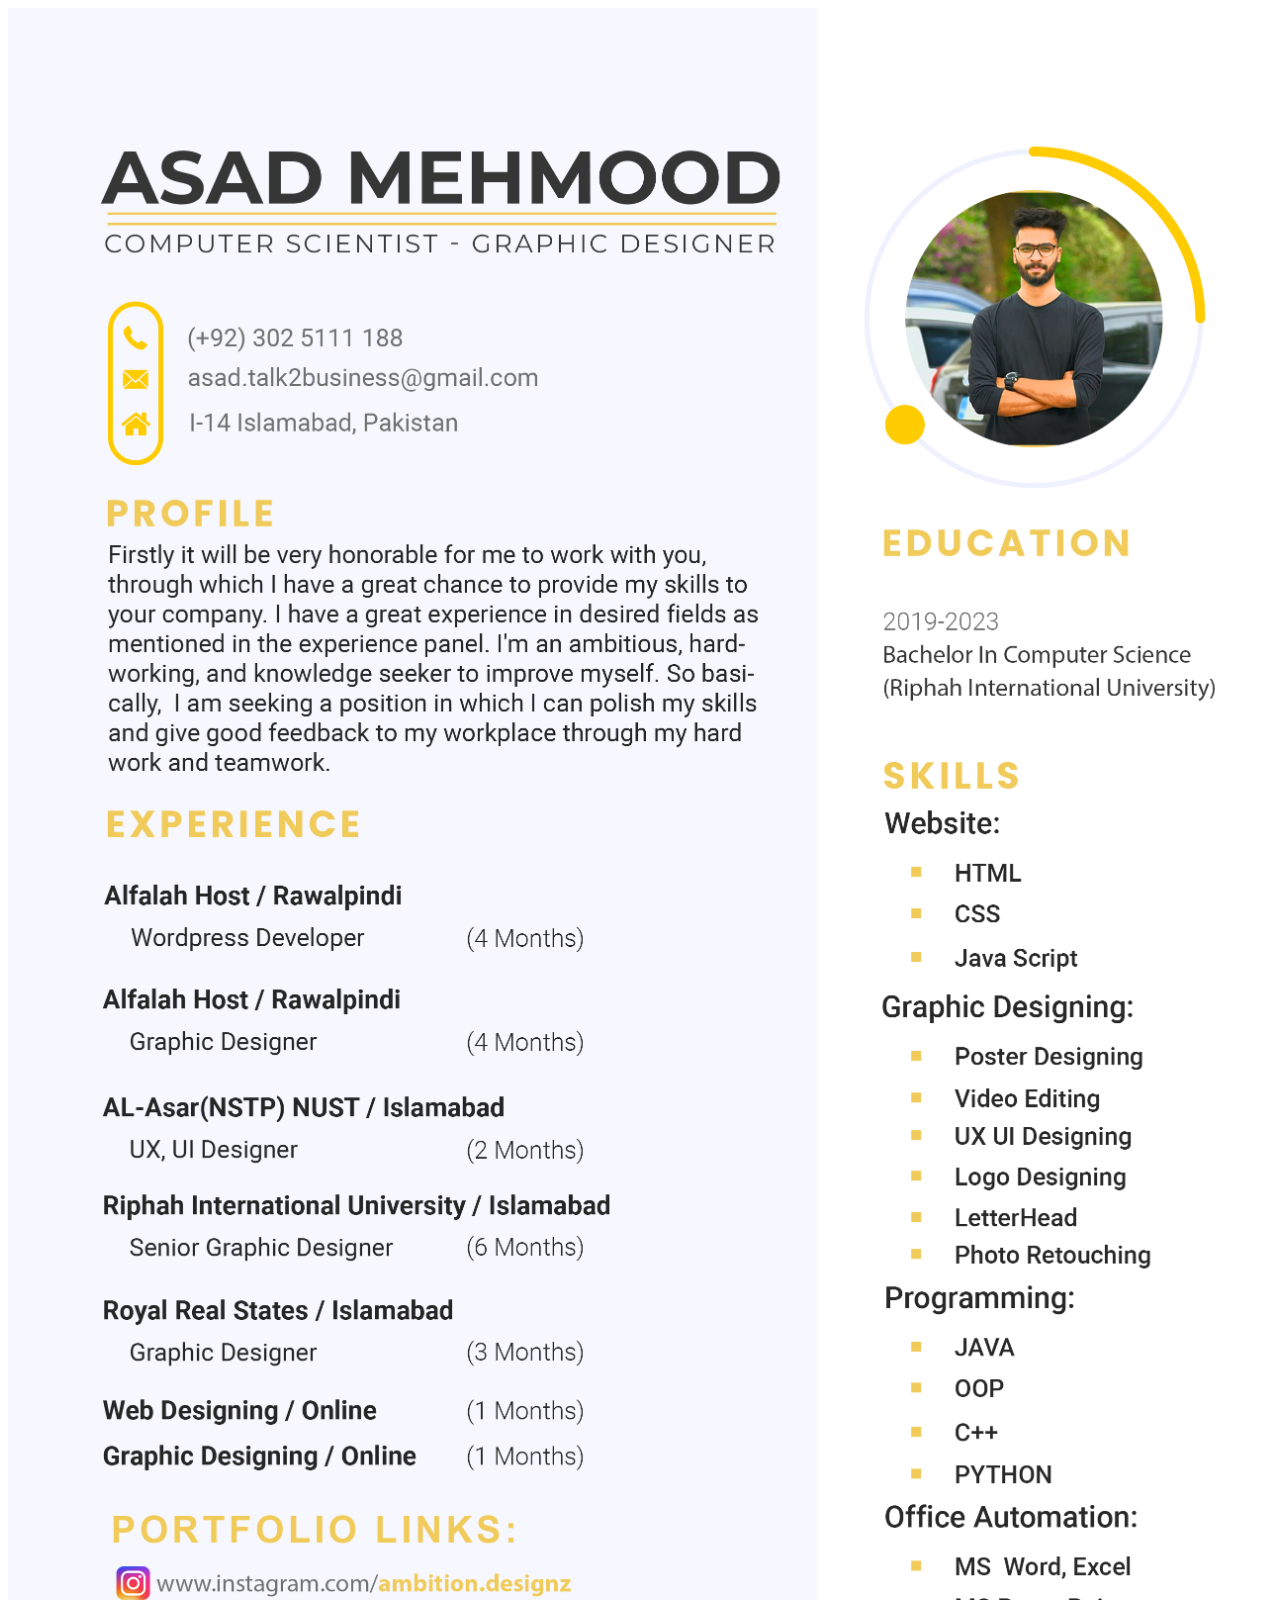
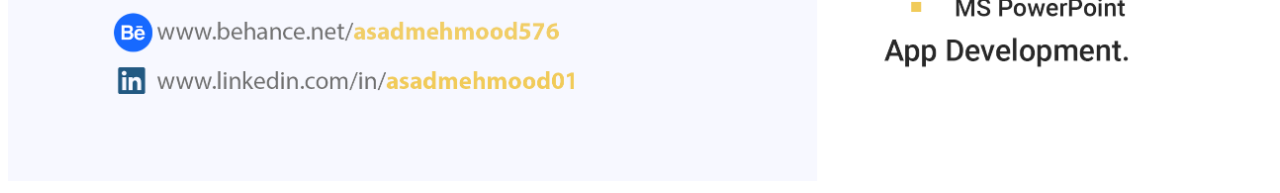
<file: CV.html>
<!DOCTYPE html>
<html lang="en">
<head>
    <meta charset="UTF-8">
    <meta http-equiv="X-UA-Compatible" content="IE=edge">
    <meta name="viewport" content="width=device-width, initial-scale=1.0">
    <title>CV</title>
</head>
<body>
    <img src="CV.png" alt="CV updating is in process." height="100%" width="100%">
</body>
</html>
</file>
